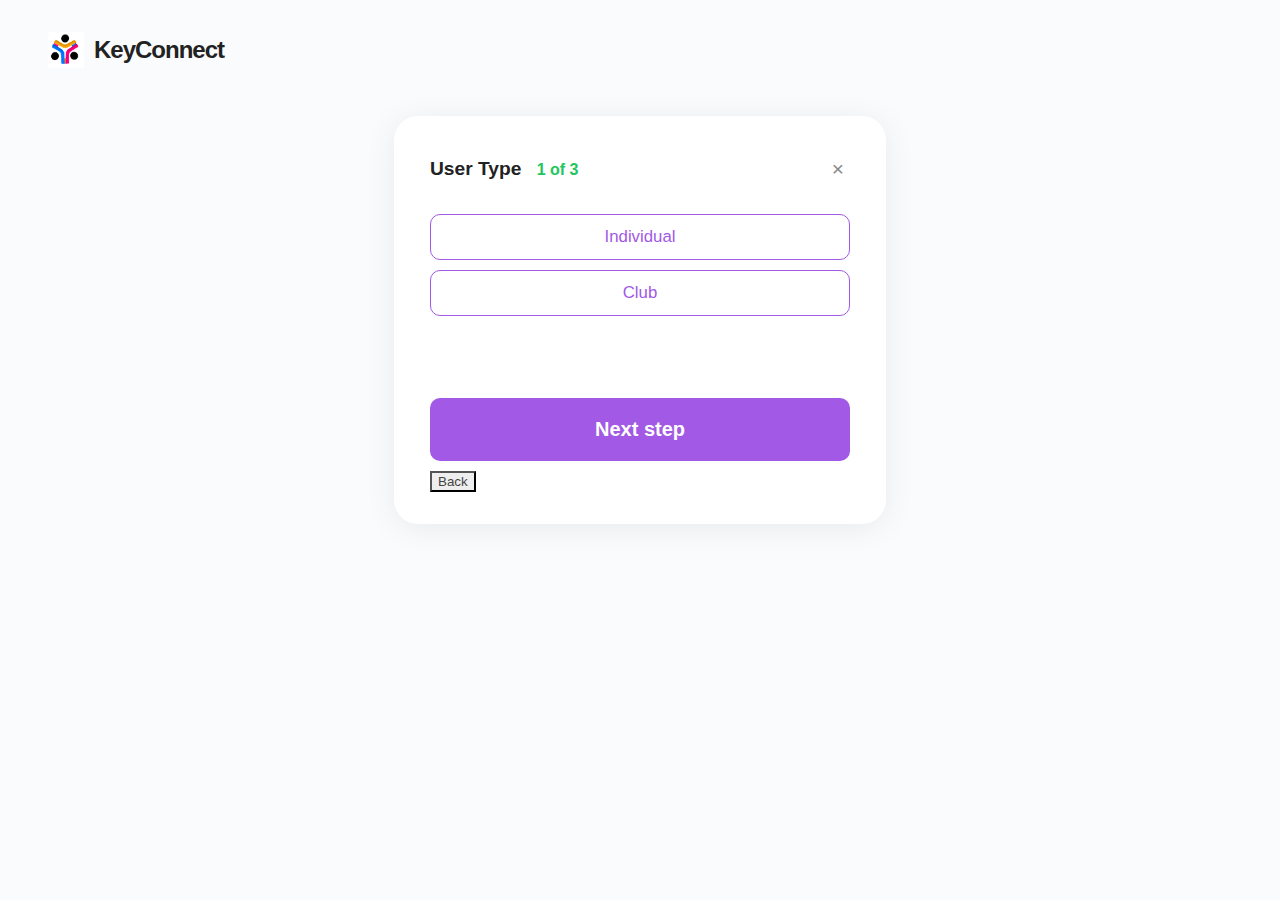
<file: Frontend/Signup/user1-3.html>
<!DOCTYPE html>
<html lang="en">
<head>
    <meta charset="UTF-8">
    <meta name="viewport" content="width=device-width, initial-scale=1.0">
    <title>User Type | KeyConnect</title>
    <style>
        body {
            background: #fafbfc;
            font-family: 'Inter', Arial, sans-serif;
            margin: 0;
            padding: 0;
        }
        .logo-bar {
            display: flex;
            align-items: center;
            padding: 32px 0 0 48px;
        }
        .logo-bar img {
            height: 36px;
            width: 36px;
            margin-right: 10px;
        }
        .logo-bar span {
            font-size: 1.5rem;
            font-weight: 600;
            color: #222;
            letter-spacing: -1px;
        }
        .center-box {
            background: #fff;
            max-width: 420px;
            margin: 48px auto 0 auto;
            border-radius: 24px;
            box-shadow: 0 4px 32px rgba(0,0,0,0.07);
            padding: 40px 36px 32px 36px;
            display: flex;
            flex-direction: column;
            align-items: stretch;
            position: relative;
        }
        .step-header {
            display: flex;
            align-items: center;
            justify-content: space-between;
            margin-bottom: 32px;
        }
        .step-title {
            font-size: 1.2rem;
            font-weight: 700;
            color: #222;
        }
        .step-count {
            font-size: 1rem;
            font-weight: 600;
            color: #22c55e;
            margin-left: 10px;
        }
        .close-btn {
            font-size: 1.3rem;
            color: #888;
            background: none;
            border: none;
            cursor: pointer;
        }
        .form-group {
            display: flex;
            flex-direction: column;
            align-items: stretch;
            margin-bottom: 32px;
        }
        .user-type-btn {
            width: 100%;
            padding: 12px 0;
            border: 1.5px solid #a259e6;
            border-radius: 10px;
            background: #fff;
            color: #a259e6;
            font-size: 1.05rem;
            font-weight: 500;
            margin-bottom: 10px;
            cursor: pointer;
            transition: background 0.2s, color 0.2s;
            position: relative;
        }
        .user-type-btn.selected, .user-type-btn:active {
            background: #f3e8ff;
            color: #7c3aed;
            border-color: #7c3aed;
        }
        .popdown {
            display: none;
            position: relative;
            width: 100%;
            background: #f3e8ff;
            color: #7c3aed;
            border: 1.5px solid #7c3aed;
            border-radius: 0 0 10px 10px;
            font-size: 1rem;
            font-weight: 500;
            padding: 10px 0 10px 0;
            margin-top: -10px;
            margin-bottom: 10px;
            text-align: center;
            z-index: 1;
        }
        .popdown.active {
            display: block;
            animation: popdown-fade 0.2s;
        }
        @keyframes popdown-fade {
            from { opacity: 0; transform: translateY(-10px); }
            to { opacity: 1; transform: translateY(0); }
        }
        .next-btn {
            width: 100%;
            background: #a259e6;
            color: #fff;
            border: none;
            border-radius: 10px;
            font-size: 1.25rem;
            font-weight: 700;
            padding: 20px 0;
            margin-top: 40px;
            cursor: pointer;
            transition: background 0.2s;
        }
        .next-btn:hover {
            background: #7c3aed;
        }
        @media (max-width: 600px) {
            .center-box {
                max-width: 98vw;
                padding: 18px 4vw 18px 4vw;
            }
            .logo-bar {
                padding: 18px 0 0 12px;
            }
        }
    </style>
</head>
<body>
    <div class="logo-bar">
        <img src="../assets/Screenshot 2025-06-19 170533.png" alt="KeyConnect Logo">
        <span>KeyConnect</span>
    </div>
    <div class="center-box">
        <div class="step-header">
            <span class="step-title">User Type <span class="step-count">1 of 3</span></span>
            <button class="close-btn" aria-label="Close">&times;</button>
        </div>
        <form id="user-type-form">
            <div class="form-group">
                <button type="button" class="user-type-btn" id="btn-individual">Individual</button>
                <div class="popdown" id="popdown-individual">You selected: Individual</div>
                <button type="button" class="user-type-btn" id="btn-club">Club</button>
                <div class="popdown" id="popdown-club">You selected: Club</div>
            </div>
            <button type="submit" class="next-btn">Next step</button>
            <button type="button" class="back-btn" style="margin-top:10px;background:#eee;color:#444;">Back</button>
        </form>
    </div>
    <script>
        const btnIndividual = document.getElementById('btn-individual');
        const btnClub = document.getElementById('btn-club');
        const popdownIndividual = document.getElementById('popdown-individual');
        const popdownClub = document.getElementById('popdown-club');
        let selected = null;
        btnIndividual.addEventListener('click', function() {
            popdownIndividual.classList.add('active');
            popdownClub.classList.remove('active');
            btnIndividual.classList.add('selected');
            btnClub.classList.remove('selected');
            selected = 'individual';
        });
        btnClub.addEventListener('click', function() {
            popdownClub.classList.add('active');
            popdownIndividual.classList.remove('active');
            btnClub.classList.add('selected');
            btnIndividual.classList.remove('selected');
            selected = 'club';
        });
        document.getElementById('user-type-form').addEventListener('submit', function(e) {
            e.preventDefault();
            if(selected === 'individual') {
                window.location.href = 'user2.1-3.html?type=individual';
            } else if(selected === 'club') {
                window.location.href = 'user2.2-3.html?type=club';
            } else {
                alert('Please select a user type.');
            }
        });
        document.querySelector('.back-btn').onclick = function() {
            window.location.href = 'signup.html';
        };
    </script>
</body>
</html>
</file>
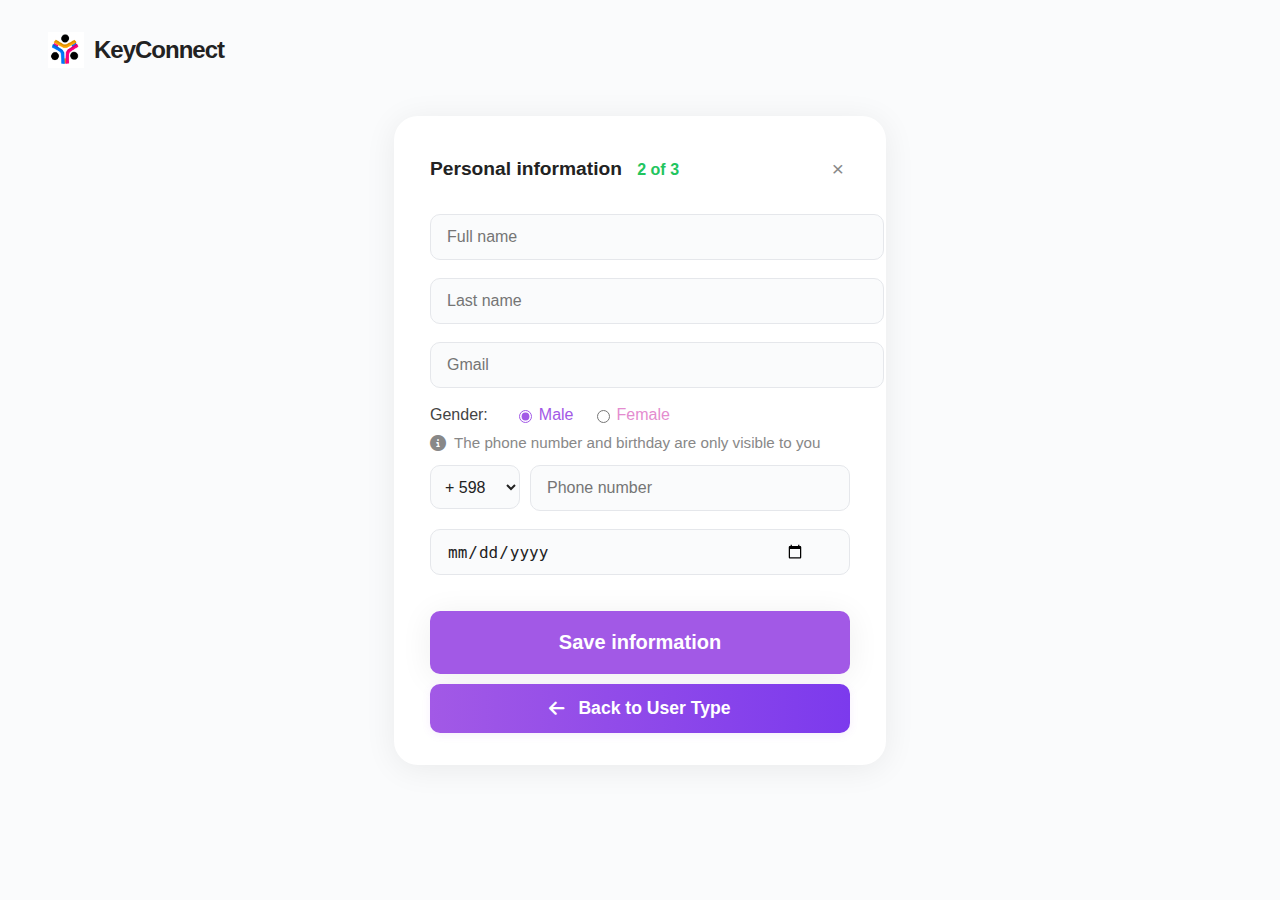
<file: Frontend/Signup/user2.1-3.html>
<!DOCTYPE html>
<html lang="en">
<head>
    <meta charset="UTF-8">
    <meta name="viewport" content="width=device-width, initial-scale=1.0">
    <title>Personal Information | KeyConnect</title>
    <style>
        body {
            background: #fafbfc;
            font-family: 'Inter', Arial, sans-serif;
            margin: 0;
            padding: 0;
        }
        .logo-bar {
            display: flex;
            align-items: center;
            padding: 32px 0 0 48px;
        }
        .logo-bar img {
            height: 36px;
            width: 36px;
            margin-right: 10px;
        }
        .logo-bar span {
            font-size: 1.5rem;
            font-weight: 600;
            color: #222;
            letter-spacing: -1px;
        }
        .center-box {
            background: #fff;
            max-width: 420px;
            margin: 48px auto 0 auto;
            border-radius: 24px;
            box-shadow: 0 4px 32px rgba(0,0,0,0.07);
            padding: 40px 36px 32px 36px;
            display: flex;
            flex-direction: column;
            align-items: stretch;
            position: relative;
        }
        .step-header {
            display: flex;
            align-items: center;
            justify-content: space-between;
            margin-bottom: 32px;
        }
        .step-title {
            font-size: 1.2rem;
            font-weight: 700;
            color: #222;
        }
        .step-count {
            font-size: 1rem;
            font-weight: 600;
            color: #22c55e;
            margin-left: 10px;
        }
        .close-btn {
            font-size: 1.3rem;
            color: #888;
            background: none;
            border: none;
            cursor: pointer;
        }
        .form-group {
            display: flex;
            flex-direction: column;
            align-items: stretch;
            margin-bottom: 18px;
        }
        .input-row {
            display: flex;
            gap: 12px;
            margin-bottom: 18px;
        }
        .input-box, .input-box-short {
            border: 1.5px solid #e5e7eb;
            border-radius: 10px;
            background: #fafbfc;
            padding: 0 16px;
            height: 44px;
            font-size: 1rem;
            color: #222;
            outline: none;
            width: 100%;
            margin-bottom: 0;
        }
        .input-box-short {
            width: 50%;
        }
        .input-box:focus, .input-box-short:focus {
            border: 1.5px solid #a259e6;
        }
        .gender-row {
            display: flex;
            align-items: center;
            gap: 18px;
            margin-bottom: 10px;
        }
        .gender-label {
            font-size: 1rem;
            color: #444;
            margin-right: 8px;
        }
        .gender-option {
            display: flex;
            align-items: center;
            gap: 4px;
            font-size: 1rem;
        }
        .gender-option input[type="radio"] {
            accent-color: #a259e6;
        }
        .gender-option label {
            color: #a259e6;
            font-weight: 500;
        }
        .gender-option.female label {
            color: #e48ccf;
        }
        .info-row {
            display: flex;
            align-items: center;
            gap: 8px;
            color: #888;
            font-size: 0.95rem;
            margin-bottom: 14px;
        }
        .info-row i {
            font-size: 1rem;
        }
        .phone-row {
            display: flex;
            gap: 10px;
            margin-bottom: 18px;
        }
        .country-code {
            width: 90px;
            border: 1.5px solid #e5e7eb;
            border-radius: 10px;
            background: #fafbfc;
            padding: 0 10px;
            height: 44px;
            font-size: 1rem;
            color: #222;
            outline: none;
        }
        .country-code:focus {
            border: 1.5px solid #a259e6;
        }
        .phone-input {
            flex: 1;
            border: 1.5px solid #e5e7eb;
            border-radius: 10px;
            background: #fafbfc;
            padding: 0 16px;
            height: 44px;
            font-size: 1rem;
            color: #222;
            outline: none;
        }
        .phone-input:focus {
            border: 1.5px solid #a259e6;
        }
        .birthday-row {
            position: relative;
            display: flex;
            align-items: center;
            gap: 0;
            margin-bottom: 0;
        }
        .birthday-input {
            flex: 1;
            border: 1.5px solid #e5e7eb;
            border-radius: 10px;
            background: #fafbfc;
            padding: 0 44px 0 16px;
            height: 44px;
            font-size: 1rem;
            color: #222;
            outline: none;
        }
        .birthday-input:focus {
            border: 1.5px solid #a259e6;
        }
        .calendar-icon {
            position: absolute;
            right: 16px;
            top: 50%;
            transform: translateY(-50%);
            color: #a259e6;
            font-size: 1.4rem;
            pointer-events: none;
            z-index: 2;
        }
        @media (max-width: 600px) {
            .center-box {
                max-width: 98vw;
                padding: 18px 4vw 18px 4vw;
            }
            .logo-bar {
                padding: 18px 0 0 12px;
            }
        }
        .save-btn {
            width: 100%;
            background: #a259e6;
            color: #fff;
            border: none;
            border-radius: 10px;
            font-size: 1.25rem;
            font-weight: 700;
            padding: 20px 0;
            margin: 36px auto 0 auto;
            display: block;
            max-width: 420px;
            box-shadow: 0 4px 32px rgba(0,0,0,0.07);
            cursor: pointer;
            transition: background 0.2s;
        }
        .save-btn:hover {
            background: #7c3aed;
        }
        .back-btn {
            display: flex;
            align-items: center;
            justify-content: center;
            gap: 8px;
            width: 100%;
            background: linear-gradient(90deg, #a259e6 0%, #7c3aed 100%);
            color: #fff !important;
            border: none;
            border-radius: 10px;
            font-size: 1.1rem;
            font-weight: 600;
            padding: 14px 0;
            margin-top: 10px;
            box-shadow: 0 2px 8px rgba(162,89,230,0.10);
            cursor: pointer;
            transition: background 0.2s, color 0.2s;
        }
        .back-btn:hover {
            background: linear-gradient(90deg, #7c3aed 0%, #a259e6 100%);
            color: #fff;
        }
        .back-btn i {
            margin-right: 6px;
        }
    </style>
    <link rel="stylesheet" href="https://cdnjs.cloudflare.com/ajax/libs/font-awesome/6.4.2/css/all.min.css">
</head>
<body>
    <div class="logo-bar">
        <img src="../assets/Screenshot 2025-06-19 170533.png" alt="KeyConnect Logo">
        <span>KeyConnect</span>
    </div>
    <div class="center-box">
        <div class="step-header">
            <span class="step-title">Personal information <span class="step-count">2 of 3</span></span>
            <button class="close-btn" aria-label="Close">&times;</button>
        </div>
        <form id="info-form">
            <div class="form-group">
                <input type="text" class="input-box" placeholder="Full name" required>
            </div>
            <div class="form-group">
                <input type="text" class="input-box" placeholder="Last name" required>
            </div>
            <div class="form-group">
                <input type="email" class="input-box" placeholder="Gmail" required>
            </div>
            <div class="gender-row">
                <span class="gender-label">Gender:</span>
                <span class="gender-option"><input type="radio" name="gender" id="male" checked><label for="male">Male</label></span>
                <span class="gender-option female"><input type="radio" name="gender" id="female"><label for="female">Female</label></span>
            </div>
            <div class="info-row">
                <i class="fas fa-info-circle"></i>
                <span>The phone number and birthday are only visible to you</span>
            </div>
            <div class="phone-row">
                <select class="country-code">
                    <option>+ 598</option>
                    <option>+ 91</option>
                    <option>+ 1</option>
                    <option>+ 44</option>
                </select>
                <input type="tel" class="phone-input" placeholder="Phone number">
            </div>
            <div class="birthday-row">
                <input type="date" class="birthday-input" placeholder="Birthday">
            </div>
            <button type="submit" class="save-btn">Save information</button>
            <button type="button" class="back-btn"><i class="fas fa-arrow-left"></i> Back to User Type</button>
        </form>
    </div>
    <script>
    document.getElementById('info-form').addEventListener('submit', function(e) {
        e.preventDefault();
        window.location.href = 'user3-3.html?type=individual';
    });
    document.querySelector('.back-btn').onclick = function() {
        window.location.href = 'user1-3.html';
    };
    </script>
</body>
</html>
</file>
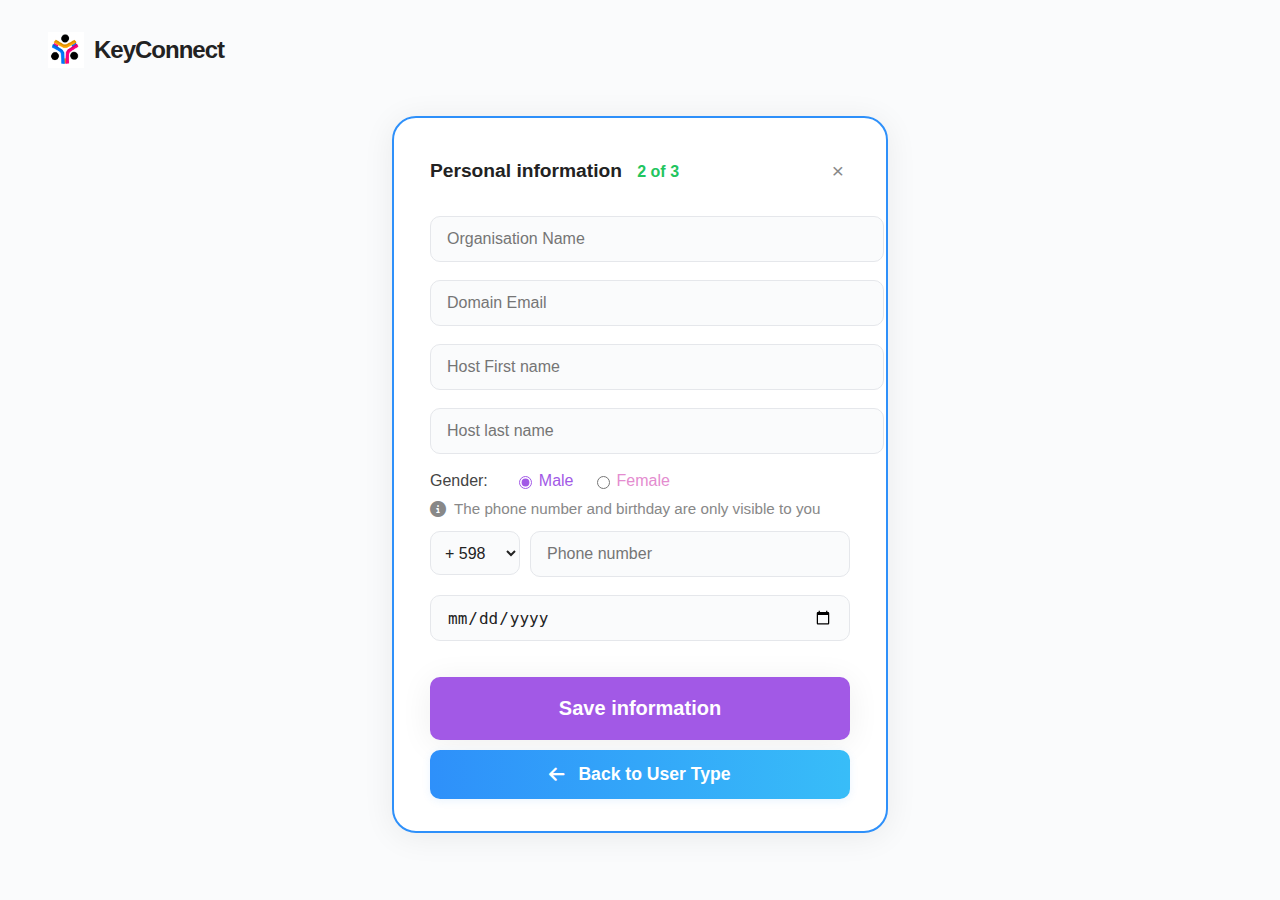
<file: Frontend/Signup/user2.2-3.html>
<!DOCTYPE html>
<html lang="en">
<head>
    <meta charset="UTF-8">
    <meta name="viewport" content="width=device-width, initial-scale=1.0">
    <title>Personal Information (Club) | KeyConnect</title>
    <style>
        body {
            background: #fafbfc;
            font-family: 'Inter', Arial, sans-serif;
            margin: 0;
            padding: 0;
        }
        .logo-bar {
            display: flex;
            align-items: center;
            padding: 32px 0 0 48px;
        }
        .logo-bar img {
            height: 36px;
            width: 36px;
            margin-right: 10px;
        }
        .logo-bar span {
            font-size: 1.5rem;
            font-weight: 600;
            color: #222;
            letter-spacing: -1px;
        }
        .center-box {
            background: #fff;
            max-width: 420px;
            margin: 48px auto 0 auto;
            border-radius: 24px;
            box-shadow: 0 4px 32px rgba(0,0,0,0.07);
            padding: 40px 36px 32px 36px;
            display: flex;
            flex-direction: column;
            align-items: stretch;
            position: relative;
            border: 2px solid #2e90fa;
        }
        .step-header {
            display: flex;
            align-items: center;
            justify-content: space-between;
            margin-bottom: 32px;
        }
        .step-title {
            font-size: 1.2rem;
            font-weight: 700;
            color: #222;
        }
        .step-count {
            font-size: 1rem;
            font-weight: 600;
            color: #22c55e;
            margin-left: 10px;
        }
        .close-btn {
            font-size: 1.3rem;
            color: #888;
            background: none;
            border: none;
            cursor: pointer;
        }
        .form-group {
            display: flex;
            flex-direction: column;
            align-items: stretch;
            margin-bottom: 18px;
        }
        .input-box {
            border: 1.5px solid #e5e7eb;
            border-radius: 10px;
            background: #fafbfc;
            padding: 0 16px;
            height: 44px;
            font-size: 1rem;
            color: #222;
            outline: none;
            width: 100%;
            margin-bottom: 0;
        }
        .input-box:focus {
            border: 1.5px solid #2e90fa;
        }
        .gender-row {
            display: flex;
            align-items: center;
            gap: 18px;
            margin-bottom: 10px;
        }
        .gender-label {
            font-size: 1rem;
            color: #444;
            margin-right: 8px;
        }
        .gender-option {
            display: flex;
            align-items: center;
            gap: 4px;
            font-size: 1rem;
        }
        .gender-option input[type="radio"] {
            accent-color: #a259e6;
        }
        .gender-option label {
            color: #a259e6;
            font-weight: 500;
        }
        .gender-option.female label {
            color: #e48ccf;
        }
        .info-row {
            display: flex;
            align-items: center;
            gap: 8px;
            color: #888;
            font-size: 0.95rem;
            margin-bottom: 14px;
        }
        .info-row i {
            font-size: 1rem;
        }
        .phone-row {
            display: flex;
            gap: 10px;
            margin-bottom: 18px;
        }
        .country-code {
            width: 90px;
            border: 1.5px solid #e5e7eb;
            border-radius: 10px;
            background: #fafbfc;
            padding: 0 10px;
            height: 44px;
            font-size: 1rem;
            color: #222;
            outline: none;
        }
        .country-code:focus {
            border: 1.5px solid #2e90fa;
        }
        .phone-input {
            flex: 1;
            border: 1.5px solid #e5e7eb;
            border-radius: 10px;
            background: #fafbfc;
            padding: 0 16px;
            height: 44px;
            font-size: 1rem;
            color: #222;
            outline: none;
        }
        .phone-input:focus {
            border: 1.5px solid #2e90fa;
        }
        .birthday-row {
            position: relative;
            display: flex;
            align-items: center;
            gap: 0;
            margin-bottom: 0;
        }
        .birthday-input {
            flex: 1;
            border: 1.5px solid #e5e7eb;
            border-radius: 10px;
            background: #fafbfc;
            padding: 0 16px;
            height: 44px;
            font-size: 1rem;
            color: #222;
            outline: none;
        }
        .birthday-input:focus {
            border: 1.5px solid #2e90fa;
        }
        @media (max-width: 600px) {
            .center-box {
                max-width: 98vw;
                padding: 18px 4vw 18px 4vw;
            }
            .logo-bar {
                padding: 18px 0 0 12px;
            }
        }
        .save-btn {
            width: 100%;
            background: #a259e6;
            color: #fff;
            border: none;
            border-radius: 10px;
            font-size: 1.25rem;
            font-weight: 700;
            padding: 20px 0;
            margin: 36px auto 0 auto;
            display: block;
            max-width: 420px;
            box-shadow: 0 4px 32px rgba(0,0,0,0.07);
            cursor: pointer;
            transition: background 0.2s;
        }
        .save-btn:hover {
            background: #7c3aed;
        }
        .back-btn {
            display: flex;
            align-items: center;
            justify-content: center;
            gap: 8px;
            width: 100%;
            background: linear-gradient(90deg, #2e90fa 0%, #38bdf8 100%);
            color: #fff !important;
            border: none;
            border-radius: 10px;
            font-size: 1.1rem;
            font-weight: 600;
            padding: 14px 0;
            margin-top: 10px;
            box-shadow: 0 2px 8px rgba(46,144,250,0.10);
            cursor: pointer;
            transition: background 0.2s, color 0.2s;
        }
        .back-btn:hover {
            background: linear-gradient(90deg, #38bdf8 0%, #2e90fa 100%);
            color: #fff;
        }
        .back-btn i {
            margin-right: 6px;
        }
    </style>
    <link rel="stylesheet" href="https://cdnjs.cloudflare.com/ajax/libs/font-awesome/6.4.2/css/all.min.css">
</head>
<body>
    <div class="logo-bar">
        <img src="../assets/Screenshot 2025-06-19 170533.png" alt="KeyConnect Logo">
        <span>KeyConnect</span>
    </div>
    <div class="center-box">
        <div class="step-header">
            <span class="step-title">Personal information <span class="step-count">2 of 3</span></span>
            <button class="close-btn" aria-label="Close">&times;</button>
        </div>
        <form id="info-form">
            <div class="form-group">
                <input type="text" class="input-box" placeholder="Organisation Name" required>
            </div>
            <div class="form-group">
                <input type="email" class="input-box" placeholder="Domain Email" required>
            </div>
            <div class="form-group">
                <input type="text" class="input-box" placeholder="Host First name" required>
            </div>
            <div class="form-group">
                <input type="text" class="input-box" placeholder="Host last name" required>
            </div>
            <div class="gender-row">
                <span class="gender-label">Gender:</span>
                <span class="gender-option"><input type="radio" name="gender" id="male" checked><label for="male">Male</label></span>
                <span class="gender-option female"><input type="radio" name="gender" id="female"><label for="female">Female</label></span>
            </div>
            <div class="info-row">
                <i class="fas fa-info-circle"></i>
                <span>The phone number and birthday are only visible to you</span>
            </div>
            <div class="phone-row">
                <select class="country-code">
                    <option>+ 598</option>
                    <option>+ 91</option>
                    <option>+ 1</option>
                    <option>+ 44</option>
                </select>
                <input type="tel" class="phone-input" placeholder="Phone number">
            </div>
            <div class="birthday-row">
                <input type="date" class="birthday-input" placeholder="Birthday">
            </div>
            <button type="submit" class="save-btn">Save information</button>
            <button type="button" class="back-btn"><i class="fas fa-arrow-left"></i> Back to User Type</button>
        </form>
    </div>
    <script>
    document.getElementById('info-form').addEventListener('submit', function(e) {
        e.preventDefault();
        window.location.href = 'user3-3.html?type=club';
    });
    document.querySelector('.back-btn').onclick = function() {
        window.location.href = 'user1-3.html';
    };
    </script>
</body>
</html>
</file>
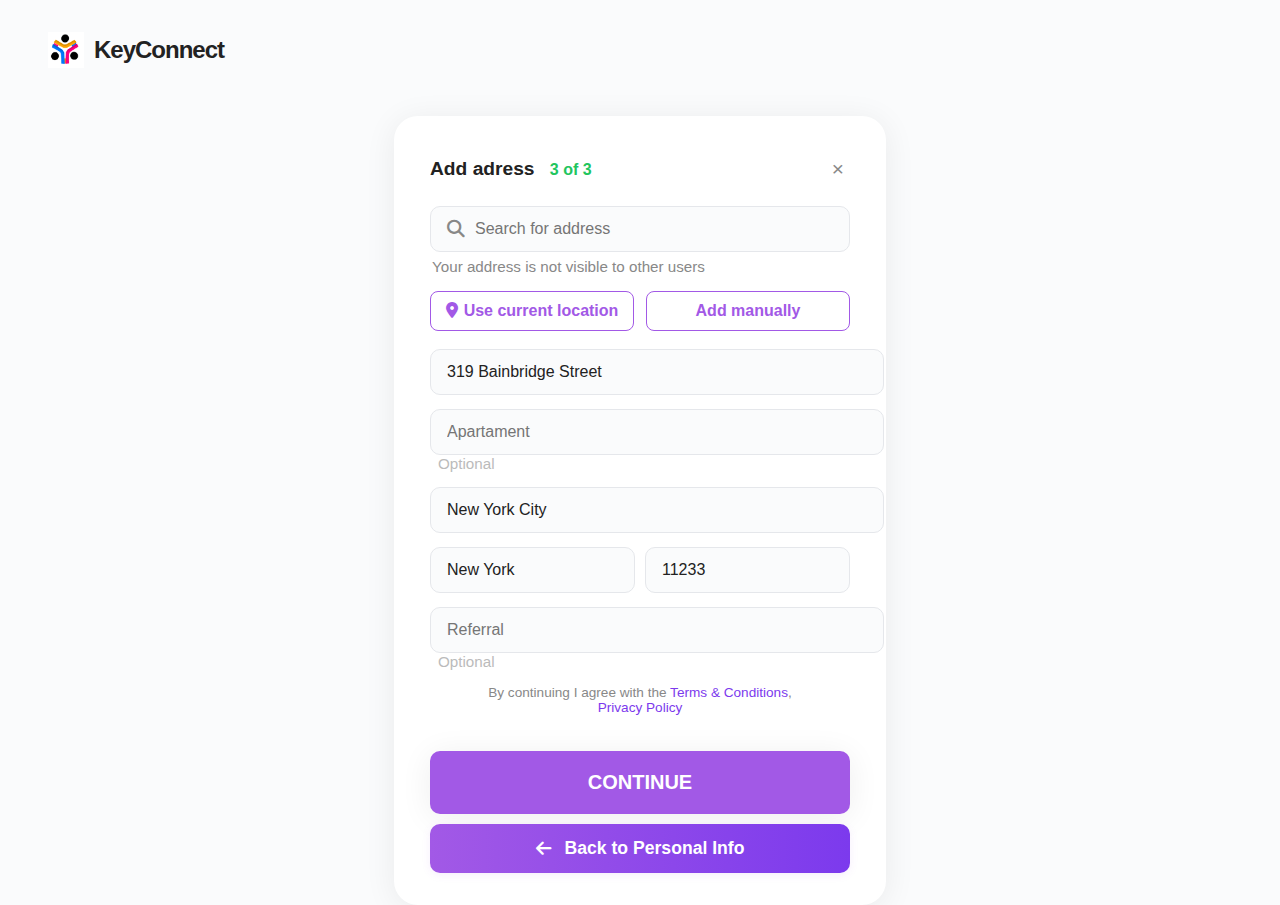
<file: Frontend/Signup/user3-3.html>
<!DOCTYPE html>
<html lang="en">
<head>
    <meta charset="UTF-8">
    <meta name="viewport" content="width=device-width, initial-scale=1.0">
    <title>Add Address | KeyConnect</title>
    <style>
        body {
            background: #fafbfc;
            font-family: 'Inter', Arial, sans-serif;
            margin: 0;
            padding: 0;
        }
        .logo-bar {
            display: flex;
            align-items: center;
            padding: 32px 0 0 48px;
        }
        .logo-bar img {
            height: 36px;
            width: 36px;
            margin-right: 10px;
        }
        .logo-bar span {
            font-size: 1.5rem;
            font-weight: 600;
            color: #222;
            letter-spacing: -1px;
        }
        .center-box {
            background: #fff;
            max-width: 420px;
            margin: 48px auto 0 auto;
            border-radius: 24px;
            box-shadow: 0 4px 32px rgba(0,0,0,0.07);
            padding: 40px 36px 32px 36px;
            display: flex;
            flex-direction: column;
            align-items: stretch;
            position: relative;
        }
        .step-header {
            display: flex;
            align-items: center;
            justify-content: space-between;
            margin-bottom: 24px;
        }
        .step-title {
            font-size: 1.2rem;
            font-weight: 700;
            color: #222;
        }
        .step-count {
            font-size: 1rem;
            font-weight: 600;
            color: #22c55e;
            margin-left: 10px;
        }
        .close-btn {
            font-size: 1.3rem;
            color: #888;
            background: none;
            border: none;
            cursor: pointer;
        }
        .search-row {
            display: flex;
            align-items: center;
            background: #fafbfc;
            border: 1.5px solid #e5e7eb;
            border-radius: 10px;
            padding: 0 16px;
            height: 44px;
            margin-bottom: 6px;
        }
        .search-row i {
            color: #888;
            font-size: 1.1rem;
            margin-right: 8px;
        }
        .search-row input {
            border: none;
            background: transparent;
            outline: none;
            font-size: 1rem;
            color: #222;
            flex: 1;
        }
        .info-text {
            color: #888;
            font-size: 0.95rem;
            margin-bottom: 16px;
            margin-left: 2px;
        }
        .button-row {
            display: flex;
            gap: 12px;
            margin-bottom: 18px;
        }
        .location-btn, .manual-btn {
            flex: 1;
            border: 1.5px solid #a259e6;
            background: #fff;
            color: #a259e6;
            border-radius: 8px;
            font-size: 1rem;
            font-weight: 600;
            padding: 10px 0;
            cursor: pointer;
            transition: background 0.2s, color 0.2s;
        }
        .location-btn.selected, .manual-btn.selected {
            background: #f3e8ff;
            color: #7c3aed;
            border-color: #7c3aed;
        }
        .location-btn i {
            margin-right: 6px;
        }
        .form-group {
            margin-bottom: 14px;
        }
        .input-box {
            border: 1.5px solid #e5e7eb;
            border-radius: 10px;
            background: #fafbfc;
            padding: 0 16px;
            height: 44px;
            font-size: 1rem;
            color: #222;
            outline: none;
            width: 100%;
        }
        .input-box:focus {
            border: 1.5px solid #a259e6;
        }
        .input-row {
            display: flex;
            gap: 10px;
            margin-bottom: 14px;
        }
        .input-half {
            flex: 1;
        }
        .optional {
            color: #bbb;
            font-size: 0.95rem;
            margin-left: 8px;
        }
        .terms {
            font-size: 0.85rem;
            color: #888;
            text-align: center;
            margin-top: 10px;
        }
        .terms a {
            color: #7c3aed;
            text-decoration: none;
        }
        @media (max-width: 600px) {
            .center-box {
                max-width: 98vw;
                padding: 18px 4vw 18px 4vw;
            }
            .logo-bar {
                padding: 18px 0 0 12px;
            }
        }
        .continue-btn {
            width: 100%;
            background: #a259e6;
            color: #fff;
            border: none;
            border-radius: 10px;
            font-size: 1.25rem;
            font-weight: 700;
            padding: 20px 0;
            margin: 36px auto 0 auto;
            display: block;
            max-width: 420px;
            box-shadow: 0 4px 32px rgba(0,0,0,0.07);
            cursor: pointer;
            transition: background 0.2s;
        }
        .continue-btn:hover {
            background: #7c3aed;
        }
        .back-btn {
            display: flex;
            align-items: center;
            justify-content: center;
            gap: 8px;
            width: 100%;
            background: linear-gradient(90deg, #a259e6 0%, #7c3aed 100%);
            color: #fff !important;
            border: none;
            border-radius: 10px;
            font-size: 1.1rem;
            font-weight: 600;
            padding: 14px 0;
            margin-top: 10px;
            box-shadow: 0 2px 8px rgba(162,89,230,0.10);
            cursor: pointer;
            transition: background 0.2s, color 0.2s;
        }
        .back-btn:hover {
            background: linear-gradient(90deg, #7c3aed 0%, #a259e6 100%);
            color: #fff;
        }
        .back-btn i {
            margin-right: 6px;
        }
    </style>
    <link rel="stylesheet" href="https://cdnjs.cloudflare.com/ajax/libs/font-awesome/6.4.2/css/all.min.css">
</head>
<body>
    <div class="logo-bar">
        <img src="../assets/logo.png" alt="KeyConnect Logo">
        <span>KeyConnect</span>
    </div>
    <div class="center-box">
        <div class="step-header">
            <span class="step-title">Add adress <span class="step-count">3 of 3</span></span>
            <button class="close-btn" aria-label="Close">&times;</button>
        </div>
        <form id="address-form">
            <div class="search-row">
                <i class="fas fa-search"></i>
                <input type="text" placeholder="Search for address">
            </div>
            <div class="info-text">Your address is not visible to other users</div>
            <div class="button-row">
                <button type="button" class="location-btn"><i class="fas fa-map-marker-alt"></i>Use current location</button>
                <button type="button" class="manual-btn">Add manually</button>
            </div>
            <div class="form-group">
                <input type="text" class="input-box" placeholder="Street address" value="319 Bainbridge Street">
            </div>
            <div class="form-group">
                <input type="text" class="input-box" placeholder="Apartament"><span class="optional">Optional</span>
            </div>
            <div class="form-group">
                <input type="text" class="input-box" placeholder="City" value="New York City">
            </div>
            <div class="input-row">
                <input type="text" class="input-box input-half" placeholder="State" value="New York">
                <input type="text" class="input-box input-half" placeholder="Zip code" value="11233">
            </div>
            <div class="form-group">
                <input type="text" class="input-box" placeholder="Referral"><span class="optional">Optional</span>
            </div>
            <div class="terms">
                By continuing I agree with the <a href="#">Terms & Conditions</a>,<br>
                <a href="#">Privacy Policy</a>
            </div>
            <button type="submit" class="continue-btn">CONTINUE</button>
            <button type="button" class="back-btn"><i class="fas fa-arrow-left"></i> Back to Personal Info</button>
        </form>
    </div>
    <script>
    document.getElementById('address-form').addEventListener('submit', function(e) {
        e.preventDefault();
        const params = new URLSearchParams(window.location.search);
        const type = params.get('type');
        if(type === 'club') {
            window.location.href = 'userSuccess.html?type=club';
        } else {
            window.location.href = 'userSuccess.html?type=individual';
        }
    });
    document.querySelector('.back-btn').onclick = function() {
        const params = new URLSearchParams(window.location.search);
        if(params.get('type') === 'club') {
            window.location.href = 'user2.2-3.html?type=club';
        } else {
            window.location.href = 'user2.1-3.html?type=individual';
        }
    };
    </script>
</body>
</html>
</file>
